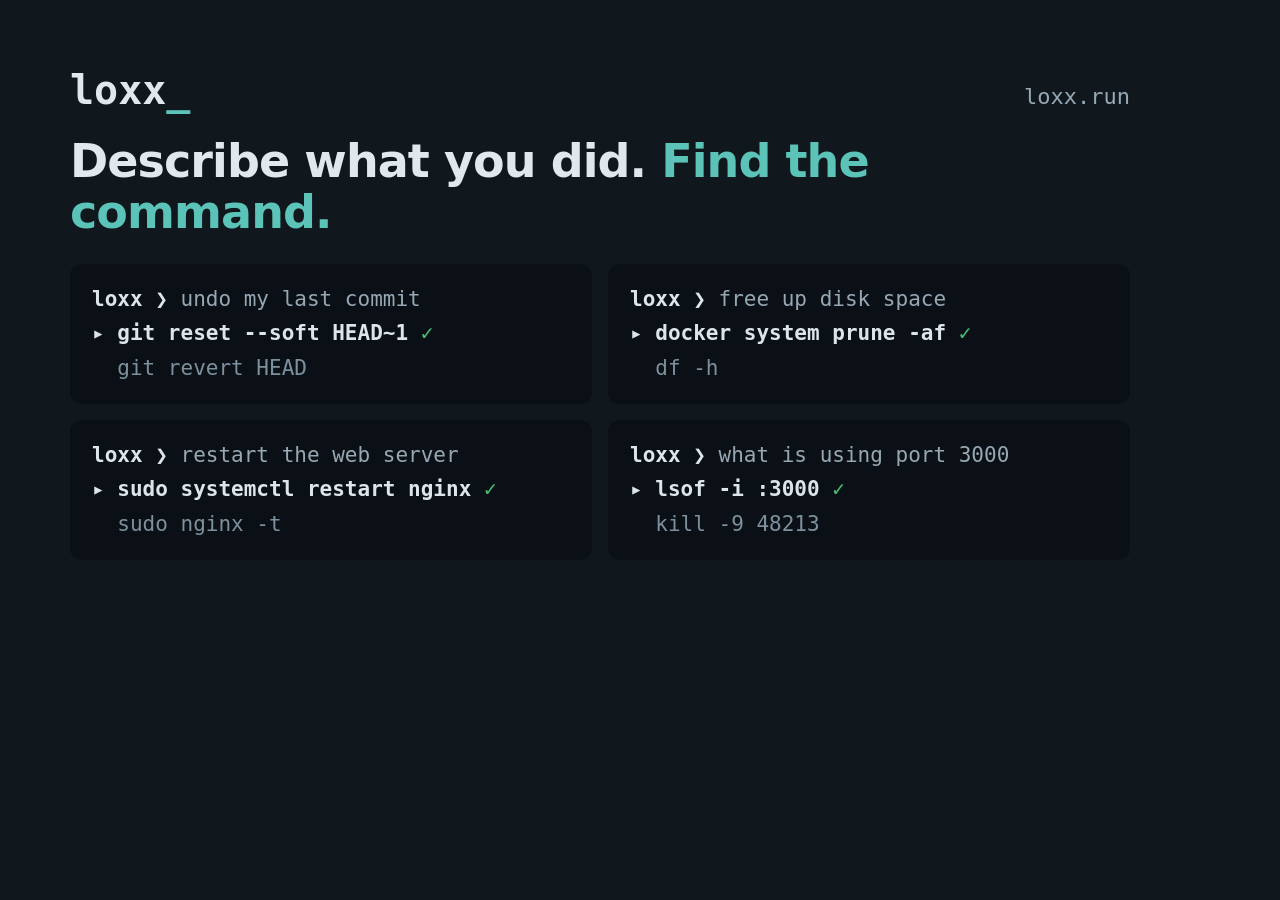
<file: tools/site/og.html>
<!doctype html>
<!-- Source of site/og.png, the 1200×630 link-preview image (also the picture at
     the top of the README). Regenerate with:
     google-chrome --headless --hide-scrollbars --window-size=1200,630 \
       --screenshot=site/og.png tools/site/og.html -->
<html lang="en">
<meta charset="utf-8">
<style>
  html, body { margin: 0; width: 1200px; height: 630px; overflow: hidden; }
  body {
    background: #10171d; color: #e1e8ec;
    font-family: system-ui, -apple-system, "Segoe UI", Roboto, sans-serif;
    display: grid; align-content: center; gap: 26px; padding: 0 70px; box-sizing: border-box;
  }
  .top { display: flex; align-items: baseline; justify-content: space-between; }
  .brand { font: 700 40px/1 ui-monospace, "JetBrains Mono", Menlo, monospace; }
  .brand span { color: #5cc3b8; }
  .url { font: 22px/1 ui-monospace, Menlo, monospace; color: #97a8b4; }
  h1 { font-size: 46px; line-height: 1.1; margin: 0; letter-spacing: -0.02em; }
  h1 em { font-style: normal; color: #5cc3b8; }
  .grid { display: grid; grid-template-columns: 1fr 1fr; gap: 16px; }
  .term {
    background: #0a1015; border-radius: 12px; padding: 18px 22px;
    font: 21px/1.65 ui-monospace, "JetBrains Mono", Menlo, monospace; color: #dce5ea; white-space: pre; overflow: hidden;
  }
  .q { color: #97a8b4; } .q b { color: #dce5ea; }
  .dim { color: #7d909d; } .ok { color: #4cbf78; }
</style>
<div class="top"><div class="brand">loxx<span>_</span></div><div class="url">loxx.run</div></div>
<h1>Describe what you did. <em>Find the command.</em></h1>
<div class="grid">
  <div class="term"><span class="q"><b>loxx ❯</b> undo my last commit</span>
<b>▸ git reset --soft HEAD~1</b> <span class="ok">✓</span>
  <span class="dim">git revert HEAD</span></div>
  <div class="term"><span class="q"><b>loxx ❯</b> free up disk space</span>
<b>▸ docker system prune -af</b> <span class="ok">✓</span>
  <span class="dim">df -h</span></div>
  <div class="term"><span class="q"><b>loxx ❯</b> restart the web server</span>
<b>▸ sudo systemctl restart nginx</b> <span class="ok">✓</span>
  <span class="dim">sudo nginx -t</span></div>
  <div class="term"><span class="q"><b>loxx ❯</b> what is using port 3000</span>
<b>▸ lsof -i :3000</b> <span class="ok">✓</span>
  <span class="dim">kill -9 48213</span></div>
</div>
</html>
</file>
